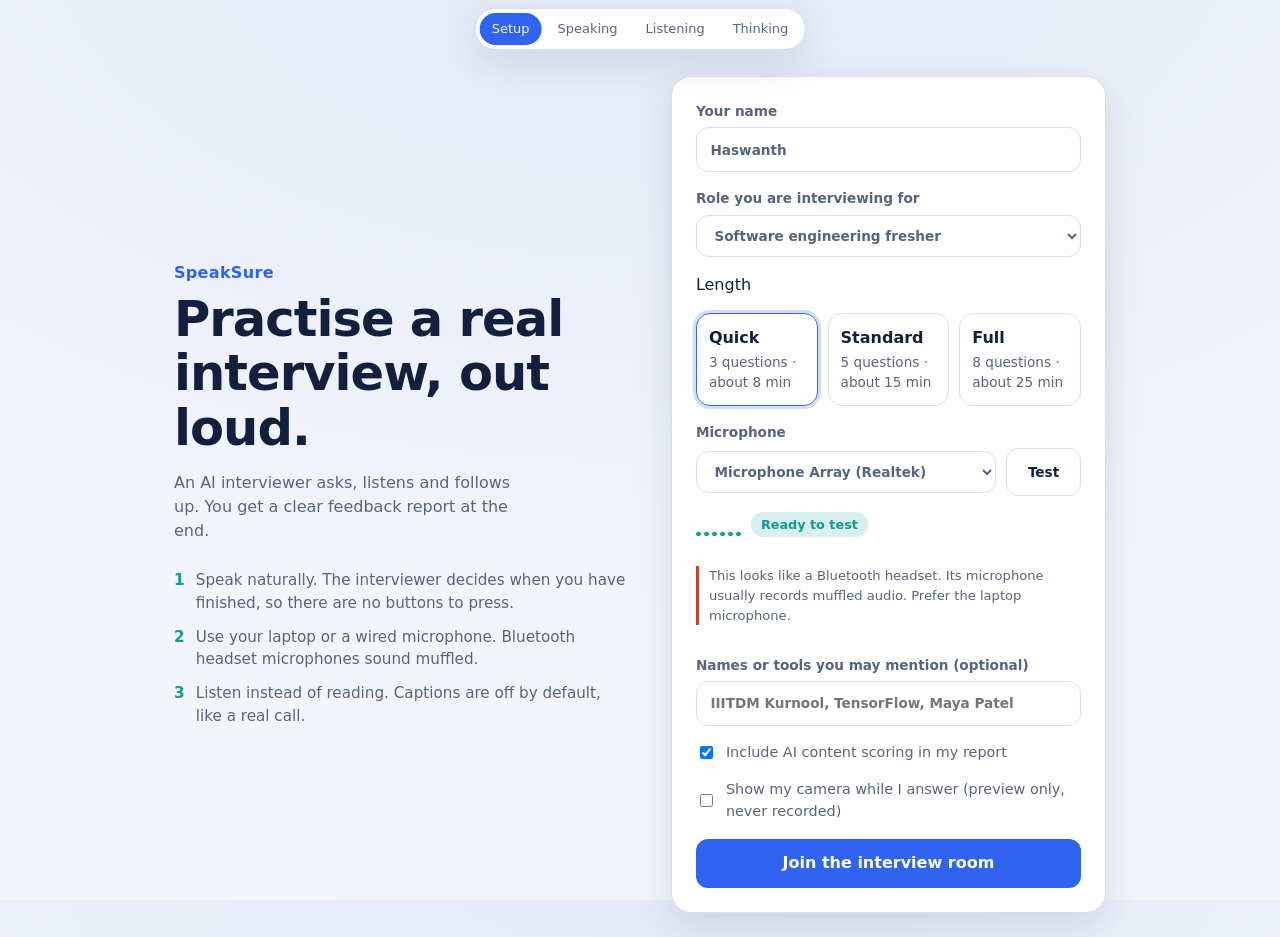
<file: docs/ui_mockup.html>
<!doctype html>
<html lang="en">
  <head>
    <meta charset="utf-8" />
    <meta
      name="viewport"
      content="width=device-width,initial-scale=1,viewport-fit=cover"
    />
    <title>SpeakSure interview room: design target</title>
    <style>
      :root {
        --bg: #f3f5fb;
        --bg2: #e3e9f8;
        --panel: #fff;
        --ink: #13203d;
        --mute: #58647f;
        --line: #d7deee;
        --acc: #2f63f0;
        --accink: #fff;
        --teal: #0f9d8f;
        --red: #c9402f;
        --o1: #6f93ff;
        --o2: #3fd0c0;
        --sh: 0 12px 40px rgba(19, 32, 61, 0.12);
        color-scheme: light;
      }
      @media (prefers-color-scheme: dark) {
        :root {
          --bg: #0a0f1f;
          --bg2: #131a35;
          --panel: #151c38;
          --ink: #ecf1ff;
          --mute: #9aa8c9;
          --line: #262f52;
          --acc: #7a9bff;
          --accink: #0a0f1f;
          --teal: #3ad6c6;
          --red: #ff7a66;
          --sh: 0 12px 40px rgba(0, 0, 0, 0.5);
          color-scheme: dark;
        }
      }
      * {
        box-sizing: border-box;
      }
      html,
      body {
        height: 100%;
        margin: 0;
      }
      body {
        font:
          16px/1.5 system-ui,
          -apple-system,
          "Segoe UI",
          Roboto,
          sans-serif;
        color: var(--ink);
        background: radial-gradient(
          1200px 700px at 50% -10%,
          var(--bg2),
          var(--bg)
        );
        padding-top: 52px;
      }
      button,
      select,
      input {
        font: inherit;
        color: inherit;
      }
      .btn {
        border: 0;
        border-radius: 12px;
        padding: 0.8rem 1.3rem;
        background: var(--acc);
        color: var(--accink);
        font-weight: 650;
        cursor: pointer;
      }
      .btn.ghost {
        background: transparent;
        border: 1px solid var(--line);
        color: var(--ink);
      }
      .btn.end {
        background: transparent;
        border: 1px solid var(--red);
        color: var(--red);
      }
      :focus-visible {
        outline: 3px solid var(--acc);
        outline-offset: 2px;
      }
      .hide {
        display: none !important;
      }
      .review {
        position: fixed;
        top: 8px;
        left: 50%;
        transform: translateX(-50%);
        z-index: 9;
        display: flex;
        gap: 4px;
        background: var(--panel);
        border: 1px solid var(--line);
        border-radius: 999px;
        padding: 4px;
        box-shadow: var(--sh);
        font-size: 13px;
      }
      .review button {
        border: 0;
        background: transparent;
        border-radius: 999px;
        padding: 6px 12px;
        cursor: pointer;
        color: var(--mute);
      }
      .review button.on {
        background: var(--acc);
        color: var(--accink);
      }
      /* setup */
      #setup {
        max-width: 980px;
        margin: 0 auto;
        padding: 24px;
        display: grid;
        grid-template-columns: 1.05fr 1fr;
        gap: 40px;
        align-items: center;
        min-height: calc(100vh - 52px);
      }
      .brand {
        font-weight: 750;
        letter-spacing: 0.02em;
        color: var(--acc);
      }
      h1 {
        font-size: clamp(2rem, 4.4vw, 3.1rem);
        line-height: 1.1;
        margin: 0.4rem 0 1rem;
        letter-spacing: -0.02em;
      }
      .lead {
        color: var(--mute);
        max-width: 34ch;
      }
      .tips {
        list-style: none;
        padding: 0;
        margin: 1.6rem 0 0;
        display: grid;
        gap: 0.7rem;
        color: var(--mute);
        font-size: 0.95rem;
      }
      .tips li {
        display: flex;
        gap: 0.7rem;
        align-items: flex-start;
      }
      .tips b {
        color: var(--teal);
      }
      .card {
        background: var(--panel);
        border: 1px solid var(--line);
        border-radius: 20px;
        padding: 24px;
        box-shadow: var(--sh);
        display: grid;
        gap: 16px;
      }
      label.f {
        display: grid;
        gap: 6px;
        font-size: 0.85rem;
        color: var(--mute);
        font-weight: 600;
      }
      .in {
        border: 1px solid var(--line);
        background: transparent;
        border-radius: 12px;
        padding: 0.7rem 0.85rem;
        width: 100%;
      }
      .len {
        display: grid;
        grid-template-columns: repeat(3, 1fr);
        gap: 10px;
      }
      .len label {
        border: 1px solid var(--line);
        border-radius: 14px;
        padding: 12px;
        cursor: pointer;
        display: grid;
        gap: 2px;
        font-size: 0.85rem;
        color: var(--mute);
      }
      .len b {
        color: var(--ink);
        font-size: 1rem;
      }
      .len input {
        position: absolute;
        opacity: 0;
      }
      .len label:has(input:checked) {
        border-color: var(--acc);
        box-shadow: 0 0 0 3px color-mix(in srgb, var(--acc) 22%, transparent);
      }
      .mic {
        display: flex;
        gap: 10px;
        align-items: center;
      }
      .meter {
        display: flex;
        gap: 3px;
        align-items: flex-end;
        height: 22px;
      }
      .meter span {
        width: 5px;
        height: 4px;
        border-radius: 3px;
        background: var(--teal);
        transition: height 0.09s;
      }
      .chip {
        font-size: 0.8rem;
        padding: 3px 10px;
        border-radius: 999px;
        background: color-mix(in srgb, var(--teal) 16%, transparent);
        color: var(--teal);
        font-weight: 650;
      }
      .warn {
        font-size: 0.82rem;
        color: var(--mute);
        border-left: 3px solid var(--red);
        padding-left: 10px;
      }
      .chk {
        display: flex;
        gap: 10px;
        align-items: center;
        font-size: 0.9rem;
        color: var(--mute);
      }
      /* room */
      #room {
        display: grid;
        grid-template-rows: auto 1fr auto;
        height: calc(100vh - 52px);
        padding: 16px 22px 20px;
        gap: 8px;
      }
      .top {
        display: flex;
        justify-content: space-between;
        align-items: center;
        gap: 12px;
        font-size: 0.9rem;
        color: var(--mute);
      }
      .top .brand {
        font-size: 0.95rem;
      }
      .prog {
        display: flex;
        gap: 8px;
        align-items: center;
      }
      .dot {
        width: 26px;
        height: 6px;
        border-radius: 4px;
        background: var(--line);
      }
      .dot.d {
        background: var(--teal);
      }
      .dot.c {
        background: var(--acc);
      }
      .timer {
        font-variant-numeric: tabular-nums;
        display: flex;
        gap: 8px;
        align-items: center;
      }
      .rec {
        width: 8px;
        height: 8px;
        border-radius: 50%;
        background: var(--red);
        animation: blink 1.4s infinite;
      }
      .stage {
        position: relative;
        display: grid;
        place-items: center;
        align-content: center;
        gap: 22px;
        text-align: center;
      }
      .orb {
        position: relative;
        width: min(42vmin, 300px);
        aspect-ratio: 1;
        display: grid;
        place-items: center;
        transition: opacity 0.4s;
      }
      .orb i {
        position: absolute;
        inset: 0;
        border-radius: 50%;
        background:
          radial-gradient(circle at 35% 30%, var(--o1), transparent 62%),
          radial-gradient(circle at 68% 72%, var(--o2), transparent 60%);
        opacity: 0.35;
        transform: scale(calc(0.62 + var(--l, 0) * 0.38 * var(--k, 1)));
        transition: transform 0.12s linear;
      }
      .orb i:nth-child(2) {
        --k: 0.75;
        opacity: 0.5;
      }
      .orb i:nth-child(3) {
        --k: 0.5;
        opacity: 0.85;
        filter: blur(1px);
      }
      .orb::after {
        content: "";
        position: relative;
        z-index: 2;
        width: 34%;
        aspect-ratio: 1;
        border-radius: 50%;
        background: linear-gradient(135deg, var(--o1), var(--o2));
        box-shadow: 0 0 70px var(--o1);
      }
      #room[data-s="listening"] .orb {
        opacity: 0.55;
      }
      #room[data-s="thinking"] .orb i {
        animation: spin 5s linear infinite;
      }
      #room[data-s="thinking"] .orb i:nth-child(2) {
        animation-direction: reverse;
      }
      .who {
        font-weight: 650;
      }
      #status {
        color: var(--mute);
        min-height: 1.5em;
      }
      .dots span {
        display: inline-block;
        width: 6px;
        height: 6px;
        margin: 0 2px;
        border-radius: 50%;
        background: var(--mute);
        animation: blink 1s infinite;
      }
      .dots span:nth-child(2) {
        animation-delay: 0.2s;
      }
      .dots span:nth-child(3) {
        animation-delay: 0.4s;
      }
      #cap {
        max-width: 56ch;
        min-height: 3em;
        font-size: 1.15rem;
        line-height: 1.45;
      }
      .me {
        position: absolute;
        right: 0;
        bottom: 0;
        width: 176px;
        background: var(--panel);
        border: 1px solid var(--line);
        border-radius: 16px;
        padding: 12px;
        display: grid;
        gap: 8px;
        justify-items: center;
        box-shadow: var(--sh);
      }
      .av {
        width: 56px;
        height: 56px;
        border-radius: 50%;
        display: grid;
        place-items: center;
        font-weight: 700;
        background: linear-gradient(135deg, var(--o1), var(--o2));
        color: #08122b;
        transition: box-shadow 0.1s;
        box-shadow: 0 0 0 calc(var(--u, 0) * 10px)
          color-mix(in srgb, var(--teal) 35%, transparent);
      }
      .me small {
        color: var(--mute);
      }
      .bar {
        display: flex;
        justify-content: center;
        gap: 12px;
        align-items: center;
        flex-wrap: wrap;
      }
      .tog {
        display: flex;
        gap: 8px;
        align-items: center;
        border: 1px solid var(--line);
        background: var(--panel);
        border-radius: 12px;
        padding: 0.7rem 1rem;
        cursor: pointer;
      }
      .tog[aria-pressed="true"] {
        border-color: var(--acc);
        color: var(--acc);
      }
      svg {
        width: 18px;
        height: 18px;
        fill: none;
        stroke: currentColor;
        stroke-width: 2;
        stroke-linecap: round;
        stroke-linejoin: round;
      }
      @keyframes blink {
        50% {
          opacity: 0.25;
        }
      }
      @keyframes spin {
        to {
          rotate: 360deg;
        }
      }
      @media (max-width: 760px) {
        #setup {
          grid-template-columns: 1fr;
          gap: 24px;
        }
        .me {
          position: static;
        }
        .len {
          grid-template-columns: 1fr;
        }
      }
      @media (prefers-reduced-motion: reduce) {
        * {
          animation: none !important;
          transition: none !important;
        }
      }
    </style>
  </head>
  <body>
    <div class="review" role="group" aria-label="Design review: switch screen">
      <button data-v="setup" class="on">Setup</button
      ><button data-v="speaking">Speaking</button
      ><button data-v="listening">Listening</button
      ><button data-v="thinking">Thinking</button>
    </div>

    <main id="setup">
      <section>
        <div class="brand">SpeakSure</div>
        <h1>Practise a real interview, out loud.</h1>
        <p class="lead">
          An AI interviewer asks, listens and follows up. You get a clear
          feedback report at the end.
        </p>
        <ul class="tips">
          <li>
            <b>1</b
            ><span
              >Speak naturally. The interviewer decides when you have finished,
              so there are no buttons to press.</span
            >
          </li>
          <li>
            <b>2</b
            ><span
              >Use your laptop or a wired microphone. Bluetooth headset
              microphones sound muffled.</span
            >
          </li>
          <li>
            <b>3</b
            ><span
              >Listen instead of reading. Captions are off by default, like a
              real call.</span
            >
          </li>
        </ul>
      </section>
      <section class="card" aria-label="Interview setup">
        <label class="f"
          >Your name<input class="in" value="Haswanth" autocomplete="name"
        /></label>
        <label class="f"
          >Role you are interviewing for
          <select class="in">
            <option>Software engineering fresher</option>
            <option>Data analyst</option>
            <option>Customer support associate</option>
            <option>Other (type below)</option>
          </select></label
        >
        <div class="f" id="lenlabel">Length</div>
        <div class="len" role="radiogroup" aria-labelledby="lenlabel">
          <label
            ><input type="radio" name="l" checked /><b>Quick</b>3 questions ·
            about 8 min</label
          >
          <label
            ><input type="radio" name="l" /><b>Standard</b>5 questions · about
            15 min</label
          >
          <label
            ><input type="radio" name="l" /><b>Full</b>8 questions · about 25
            min</label
          >
        </div>
        <label class="f"
          >Microphone
          <span class="mic"
            ><select class="in">
              <option>Microphone Array (Realtek)</option>
              <option>Headset (Airdopes 161)</option>
            </select>
            <button class="btn ghost" id="test" type="button">
              Test
            </button></span
          ></label
        >
        <div class="mic">
          <div class="meter" id="meter" aria-hidden="true">
            <span></span><span></span><span></span><span></span><span></span
            ><span></span>
          </div>
          <span class="chip" id="chip">Ready to test</span>
        </div>
        <p class="warn">
          This looks like a Bluetooth headset. Its microphone usually records
          muffled audio. Prefer the laptop microphone.
        </p>
        <label class="f"
          >Names or tools you may mention (optional)<input
            class="in"
            placeholder="IIITDM Kurnool, TensorFlow, Maya Patel"
        /></label>
        <label class="chk"
          ><input type="checkbox" checked /> Include AI content scoring in my
          report</label
        >
        <label class="chk"
          ><input type="checkbox" /> Show my camera while I answer (preview
          only, never recorded)</label
        >
        <button class="btn" id="go" type="button">
          Join the interview room
        </button>
      </section>
    </main>

    <main id="room" class="hide" data-s="speaking">
      <header class="top">
        <div class="brand">
          SpeakSure
          <span style="color: var(--mute); font-weight: 500"
            >· HR interview</span
          >
        </div>
        <div class="prog" aria-label="Question 2 of 5">
          <span class="dot d"></span><span class="dot c"></span
          ><span class="dot"></span><span class="dot"></span
          ><span class="dot"></span
          ><span style="margin-left: 6px">Question 2 of 5</span>
        </div>
        <div class="timer">
          <span class="rec"></span><span id="clock">04:12</span>
        </div>
      </header>
      <section class="stage">
        <div class="orb" id="orb" aria-hidden="true"><i></i><i></i><i></i></div>
        <div>
          <div class="who">Interviewer</div>
          <div id="status" role="status" aria-live="polite">
            Interviewer is speaking
          </div>
        </div>
        <p id="cap" class="hide" aria-live="polite"></p>
        <aside class="me" aria-label="You">
          <div class="av" id="av">H</div>
          <div class="meter" id="meter2">
            <span></span><span></span><span></span><span></span><span></span
            ><span></span>
          </div>
          <small>You · Microphone on</small>
        </aside>
      </section>
      <footer class="bar">
        <button class="tog" id="cc" aria-pressed="false" type="button">
          <svg viewBox="0 0 24 24">
            <rect x="3" y="5" width="18" height="14" rx="3" />
            <path d="M10 10.5a2 2 0 1 0 0 3M17 10.5a2 2 0 1 0 0 3" /></svg
          >Captions off
        </button>
        <button class="tog" type="button">
          <svg viewBox="0 0 24 24">
            <path d="M3 12h4M9 6v12M15 3v18M21 9v6" /></svg
          >Repeat question
        </button>
        <button class="btn end" type="button">End interview</button>
      </footer>
    </main>
    <script>
      const $ = (s) => document.querySelector(s),
        $$ = (s) => [...document.querySelectorAll(s)];
      const txt = {
        speaking:
          "Thanks. Could you tell me about a time you worked in a team to get something done?",
        listening: "",
        thinking: "",
      };
      const msg = {
        speaking: "Interviewer is speaking",
        listening: "Your turn · listening",
        thinking:
          'Thinking about your answer <span class="dots"><span></span><span></span><span></span></span>',
      };
      let cur = "setup",
        caps = false;
      function show(v) {
        cur = v;
        $("#setup").classList.toggle("hide", v !== "setup");
        $("#room").classList.toggle("hide", v === "setup");
        $$("[data-v]").forEach((b) =>
          b.classList.toggle("on", b.dataset.v === v),
        );
        if (v !== "setup") {
          $("#room").dataset.s = v;
          $("#status").innerHTML = msg[v];
          const c = $("#cap");
          c.textContent = txt[v];
          c.classList.toggle("hide", !caps || !txt[v]);
        }
      }
      $$("[data-v]").forEach((b) => (b.onclick = () => show(b.dataset.v)));
      $("#go").onclick = () => show("speaking");
      $("#cc").onclick = (e) => {
        caps = !caps;
        e.currentTarget.setAttribute("aria-pressed", caps);
        e.currentTarget.lastChild.textContent = caps
          ? "Captions on"
          : "Captions off";
        show(cur);
      };
      const bars = (id, l) =>
        $$(id + " span").forEach(
          (s, i) =>
            (s.style.height =
              4 +
              Math.max(
                0,
                l *
                  18 *
                  (1 - Math.abs(i - 2.5) / 4) *
                  (0.6 + Math.random() * 0.6),
              ) +
              "px"),
        );
      let testing = false;
      $("#test").onclick = () => {
        testing = !testing;
        $("#chip").textContent = testing ? "Speak now…" : "Good level";
      };
      setInterval(() => {
        const r = $("#orb"),
          s = $("#room").dataset.s;
        r.style.setProperty(
          "--l",
          s === "speaking"
            ? 0.35 + Math.random() * 0.65
            : s === "listening"
              ? 0.05
              : 0.12,
        );
        const u = s === "listening" ? Math.random() * 0.9 : 0;
        $("#av").style.setProperty("--u", u);
        bars("#meter2", u);
        bars("#meter", testing ? Math.random() : 0);
      }, 110);
      let t = 252;
      setInterval(() => {
        if (cur !== "setup") {
          t++;
          $("#clock").textContent =
            String((t / 60) | 0).padStart(2, "0") +
            ":" +
            String(t % 60).padStart(2, "0");
        }
      }, 1000);
    </script>
  </body>
</html>
</file>
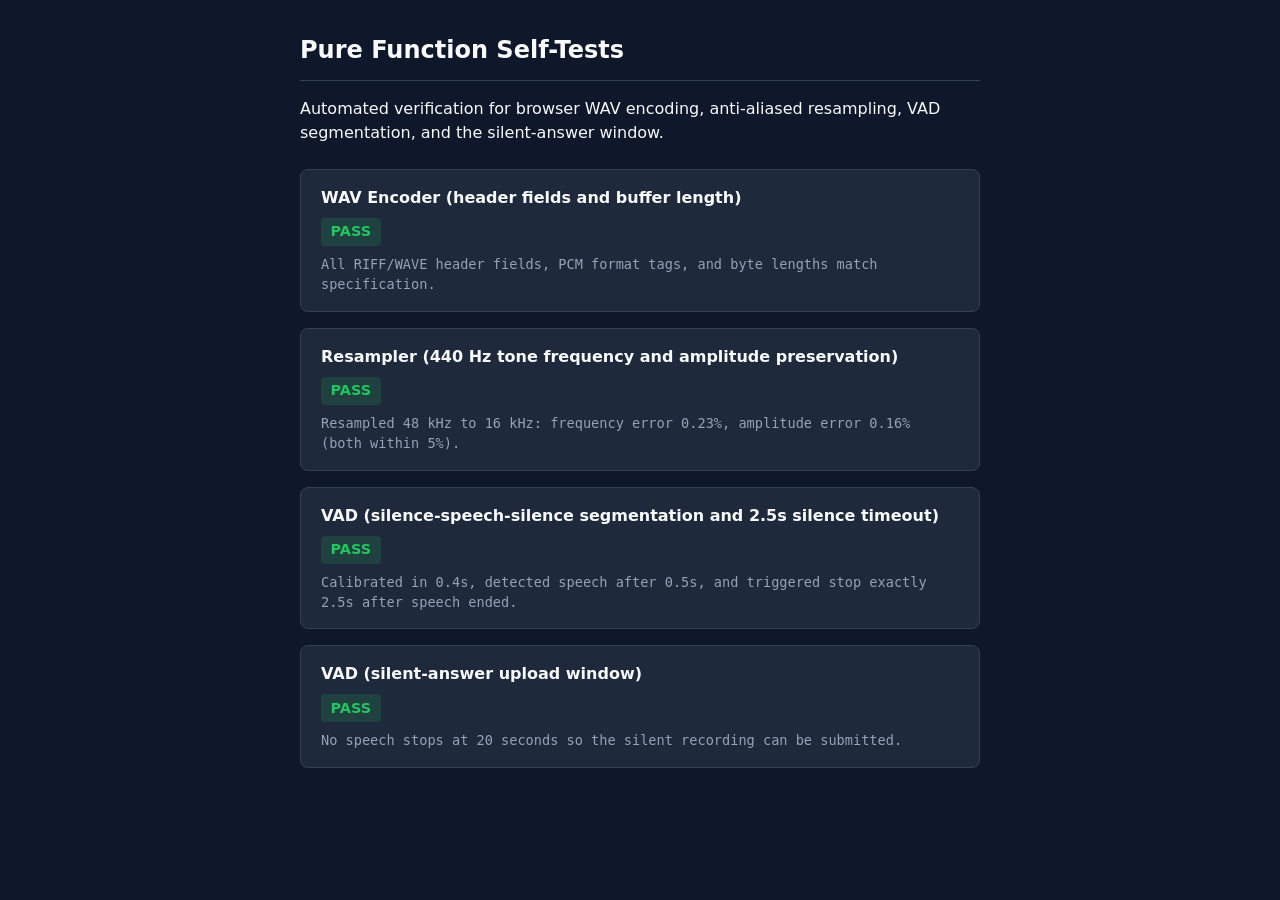
<file: src/speaksure/web/static/selftest.html>
<!doctype html>
<html lang="en">
<head>
  <meta charset="utf-8">
  <meta name="viewport" content="width=device-width, initial-scale=1">
  <title>SpeakSure – Module Self-Tests</title>
  <style>
    :root {
      --bg: #0f172a;
      --card-bg: #1e293b;
      --text: #f8fafc;
      --text-muted: #94a3b8;
      --pass: #22c55e;
      --fail: #ef4444;
      --border: #334155;
    }
    body {
      font-family: system-ui, -apple-system, sans-serif;
      background: var(--bg);
      color: var(--text);
      margin: 0;
      padding: 2rem 1rem;
      line-height: 1.5;
    }
    main {
      max-width: 680px;
      margin: 0 auto;
    }
    h1 {
      margin-top: 0;
      font-size: 1.5rem;
      border-bottom: 1px solid var(--border);
      padding-bottom: 0.75rem;
    }
    .test-list {
      display: flex;
      flex-direction: column;
      gap: 1rem;
      margin-top: 1.5rem;
    }
    .test-card {
      background: var(--card-bg);
      border: 1px solid var(--border);
      border-radius: 8px;
      padding: 1rem 1.25rem;
    }
    .test-title {
      font-weight: 600;
      margin-bottom: 0.25rem;
    }
    .test-status {
      font-weight: 700;
      font-size: 0.9rem;
      display: inline-block;
      padding: 0.2rem 0.6rem;
      border-radius: 4px;
      margin-top: 0.25rem;
    }
    .pass {
      background: rgba(34, 197, 94, 0.15);
      color: var(--pass);
    }
    .fail {
      background: rgba(239, 68, 68, 0.15);
      color: var(--fail);
    }
    .details {
      color: var(--text-muted);
      font-size: 0.85rem;
      margin-top: 0.5rem;
      font-family: monospace;
      white-space: pre-wrap;
    }
  </style>
</head>
<body>
  <main>
    <h1>Pure Function Self-Tests</h1>
    <p>Automated verification for browser WAV encoding, anti-aliased resampling, VAD segmentation, and the silent-answer window.</p>
    <div id="results" class="test-list" aria-live="polite">Running tests…</div>
  </main>

  <script type="module">
    import { encodeWav, resampleAudio } from "./js/wav.js";
    import { VadDetector, calculateRms, SILENCE_DURATION_SEC } from "./js/vad.js";

    const resultsContainer = document.getElementById("results");
    resultsContainer.textContent = "";

    function renderResult(name, passed, message) {
      const card = document.createElement("div");
      card.className = "test-card";

      const title = document.createElement("div");
      title.className = "test-title";
      title.textContent = name;
      card.appendChild(title);

      const status = document.createElement("span");
      status.className = "test-status " + (passed ? "pass" : "fail");
      status.textContent = passed ? "PASS" : "FAIL";
      card.appendChild(status);

      if (message) {
        const details = document.createElement("div");
        details.className = "details";
        details.textContent = message;
        card.appendChild(details);
      }

      resultsContainer.appendChild(card);
    }

    // Test 1: WAV encoder
    try {
      const sampleRate = 16000;
      const numSamples = 3200;
      const samples = new Float32Array(numSamples);
      for (let i = 0; i < numSamples; i++) {
        samples[i] = Math.sin((2 * Math.PI * 440 * i) / sampleRate) * 0.5;
      }

      const buffer = encodeWav(samples, sampleRate);
      if (buffer.byteLength !== 44 + numSamples * 2) {
        throw new Error(`Buffer size mismatch: expected ${44 + numSamples * 2}, got ${buffer.byteLength}`);
      }

      const view = new DataView(buffer);
      const dec = new TextDecoder("ascii");
      if (dec.decode(new Uint8Array(buffer, 0, 4)) !== "RIFF") throw new Error("Missing RIFF header");
      if (view.getUint32(4, true) !== 36 + numSamples * 2) throw new Error("Incorrect ChunkSize");
      if (dec.decode(new Uint8Array(buffer, 8, 4)) !== "WAVE") throw new Error("Missing WAVE tag");
      if (dec.decode(new Uint8Array(buffer, 12, 4)) !== "fmt ") throw new Error("Missing fmt chunk");
      if (view.getUint16(20, true) !== 1) throw new Error("AudioFormat must be 1 (PCM)");
      if (view.getUint16(22, true) !== 1) throw new Error("Channels must be 1 (mono)");
      if (view.getUint32(24, true) !== sampleRate) throw new Error("SampleRate mismatch");
      if (view.getUint16(34, true) !== 16) throw new Error("BitsPerSample must be 16");
      if (dec.decode(new Uint8Array(buffer, 36, 4)) !== "data") throw new Error("Missing data chunk");
      if (view.getUint32(40, true) !== numSamples * 2) throw new Error("Incorrect data size");

      renderResult("WAV Encoder (header fields and buffer length)", true, "All RIFF/WAVE header fields, PCM format tags, and byte lengths match specification.");
    } catch (err) {
      renderResult("WAV Encoder (header fields and buffer length)", false, String(err));
    }

    // Test 2: Resampler
    try {
      const sourceRate = 48000;
      const targetRate = 16000;
      const durationSec = 1.0;
      const frequency = 440;
      const amplitude = 0.8;

      const numSourceSamples = Math.round(sourceRate * durationSec);
      const sourceSamples = new Float32Array(numSourceSamples);
      for (let i = 0; i < numSourceSamples; i++) {
        sourceSamples[i] = amplitude * Math.sin((2 * Math.PI * frequency * i) / sourceRate);
      }

      const resampled = resampleAudio(sourceSamples, sourceRate, targetRate);
      const expectedRms = amplitude / Math.SQRT2;
      const actualRms = calculateRms(resampled);
      const ampDiffRatio = Math.abs(actualRms - expectedRms) / expectedRms;
      if (ampDiffRatio > 0.05) {
        throw new Error(`Amplitude difference ${ (ampDiffRatio * 100).toFixed(2) }% exceeds 5% tolerance`);
      }

      let zeroCrossings = 0;
      for (let i = 1; i < resampled.length; i++) {
        if (resampled[i - 1] <= 0 && resampled[i] > 0) zeroCrossings++;
      }
      const measuredFreq = zeroCrossings / durationSec;
      const freqDiffRatio = Math.abs(measuredFreq - frequency) / frequency;
      if (freqDiffRatio > 0.05) {
        throw new Error(`Frequency difference ${ (freqDiffRatio * 100).toFixed(2) }% exceeds 5% tolerance (measured ${measuredFreq} Hz)`);
      }

      renderResult("Resampler (440 Hz tone frequency and amplitude preservation)", true, `Resampled 48 kHz to 16 kHz: frequency error ${(freqDiffRatio * 100).toFixed(2)}%, amplitude error ${(ampDiffRatio * 100).toFixed(2)}% (both within 5%).`);
    } catch (err) {
      renderResult("Resampler (440 Hz tone frequency and amplitude preservation)", false, String(err));
    }

    // Test 3: VAD segmentation and stop timing
    try {
      const sampleRate = 16000;
      const frameSec = 0.05;
      const frameLen = Math.round(sampleRate * frameSec);
      const vad = new VadDetector(sampleRate);

      const silence = new Float32Array(frameLen);
      const speech = new Float32Array(frameLen);
      for (let i = 0; i < frameLen; i++) {
        speech[i] = 0.5 * Math.sin((2 * Math.PI * 440 * i) / sampleRate);
      }

      // 0.4s silence
      for (let f = 0; f < Math.round(0.4 / frameSec); f++) {
        const res = vad.processFrame(silence);
        if (res.shouldStop) throw new Error("VAD stopped prematurely during noise calibration");
      }
      if (vad.speechDetected) throw new Error("VAD falsely detected speech during noise calibration");

      // 1.0s speech
      for (let f = 0; f < Math.round(1.0 / frameSec); f++) {
        vad.processFrame(speech);
      }
      if (!vad.speechDetected) throw new Error("VAD failed to detect speech after 1.0s of speech");

      // Post-speech silence
      let stopFrame = -1;
      let reason = null;
      for (let f = 0; f < 70; f++) {
        const res = vad.processFrame(silence);
        if (res.shouldStop) {
          stopFrame = f;
          reason = res.stopReason;
          break;
        }
      }

      if (reason !== "silence") throw new Error(`Expected stopReason 'silence', got '${reason}'`);
      const elapsedSilence = stopFrame * frameSec;
      if (Math.abs(elapsedSilence - SILENCE_DURATION_SEC) > frameSec) {
        throw new Error(`Stop fired at ${elapsedSilence.toFixed(2)}s silence instead of ${SILENCE_DURATION_SEC}s`);
      }

      renderResult("VAD (silence-speech-silence segmentation and 2.5s silence timeout)", true, `Calibrated in 0.4s, detected speech after 0.5s, and triggered stop exactly 2.5s after speech ended.`);
    } catch (err) {
      renderResult("VAD (silence-speech-silence segmentation and 2.5s silence timeout)", false, String(err));
    }

    // Test 4: The call room uploads a silent answer after 20 seconds.
    try {
      const sampleRate = 16000;
      const frameSec = 0.1;
      const silence = new Float32Array(Math.round(sampleRate * frameSec));
      const vad = new VadDetector(sampleRate, { noSpeechTimeout: 20 });
      let elapsed = 0;
      let reason = null;
      for (let frame = 0; frame < 250; frame++) {
        const result = vad.processFrame(silence);
        elapsed += frameSec;
        if (result.shouldStop) {
          reason = result.stopReason;
          break;
        }
      }
      if (reason !== "timeout") throw new Error(`Expected timeout, got ${reason}`);
      if (Math.abs(elapsed - 20) > frameSec) {
        throw new Error(`Silent answer stopped after ${elapsed.toFixed(1)} seconds`);
      }
      renderResult("VAD (silent-answer upload window)", true, "No speech stops at 20 seconds so the silent recording can be submitted.");
    } catch (err) {
      renderResult("VAD (silent-answer upload window)", false, String(err));
    }
  </script>
</body>
</html>
</file>
